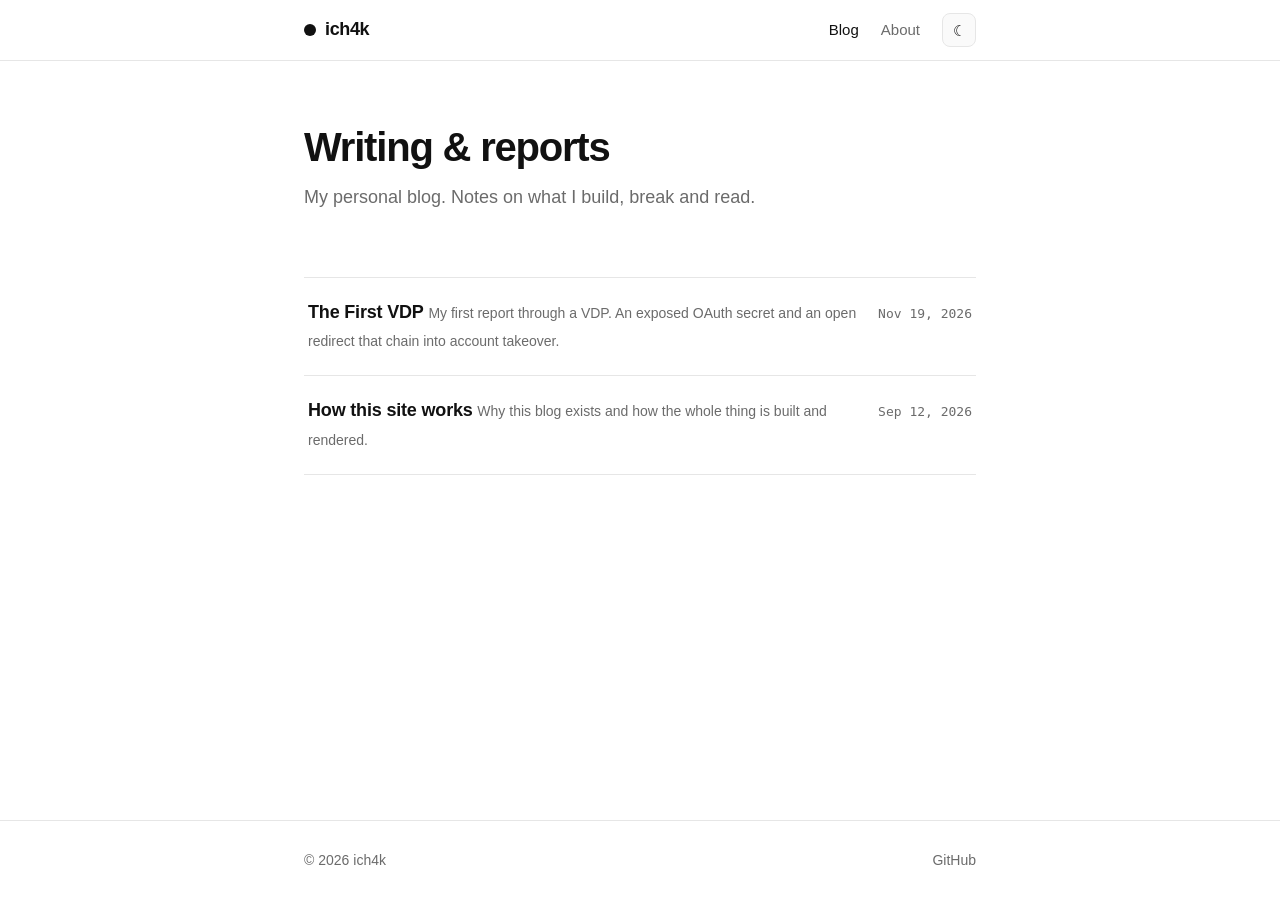
<file: index.html>
<!doctype html>
<html lang="en">
<head>
  <meta charset="utf-8" />
  <meta name="viewport" content="width=device-width, initial-scale=1" />
  <meta http-equiv="Content-Security-Policy" content="default-src 'none'; script-src 'self'; style-src 'self'; img-src 'self' https: data:; font-src 'self'; connect-src 'self'; manifest-src 'self'; base-uri 'none'; form-action 'none'; object-src 'none'" />
  <meta name="referrer" content="no-referrer" />
  <title>Blog · ich4k</title>
  <meta name="description" content="My personal blog. Notes, reports and things I'm working on." />
  <link rel="icon" href="/assets/favicon.svg" type="image/svg+xml" />
  <link rel="stylesheet" href="assets/style.css" />
  <script src="assets/theme.js"></script>
</head>
<body>
  <header class="site">
    <nav class="nav">
      <a class="brand" href="index.html"><span class="dot"></span>ich4k</a>
      <a class="link active" href="index.html">Blog</a>
      <a class="link" href="about.html">About</a>
      <button id="theme-toggle" class="theme-toggle" aria-label="Toggle theme">☾</button>
    </nav>
  </header>

  <main class="wrap">
    <section class="hero">
      <h1>Writing &amp; reports</h1>
      <p>My personal blog. Notes on what I build, break and read.</p>
    </section>

    <ul class="posts" id="post-list">
      <!--POSTS:START-->
        <li>
          <a href="posts/the_first_vdp/">
            <span>
              <span class="title">The First VDP</span>
              <span class="desc">My first report through a VDP. An exposed OAuth secret and an open redirect that chain into account takeover.</span>
            </span>
            <span class="date">Nov 19, 2026</span>
          </a>
        </li>
        <li>
          <a href="posts/how_this_site_works/">
            <span>
              <span class="title">How this site works</span>
              <span class="desc">Why this blog exists and how the whole thing is built and rendered.</span>
            </span>
            <span class="date">Sep 12, 2026</span>
          </a>
        </li>
        <!--POSTS:END-->
    </ul>
  </main>

  <footer class="site">
    <div class="wrap">
      <span>© <span id="year"></span> ich4k</span>
      <a href="https://github.com/1ch4k" target="_blank" rel="noopener noreferrer">GitHub</a>
    </div>
  </footer>

  <script src="assets/app.js"></script>
</body>
</html>
</file>
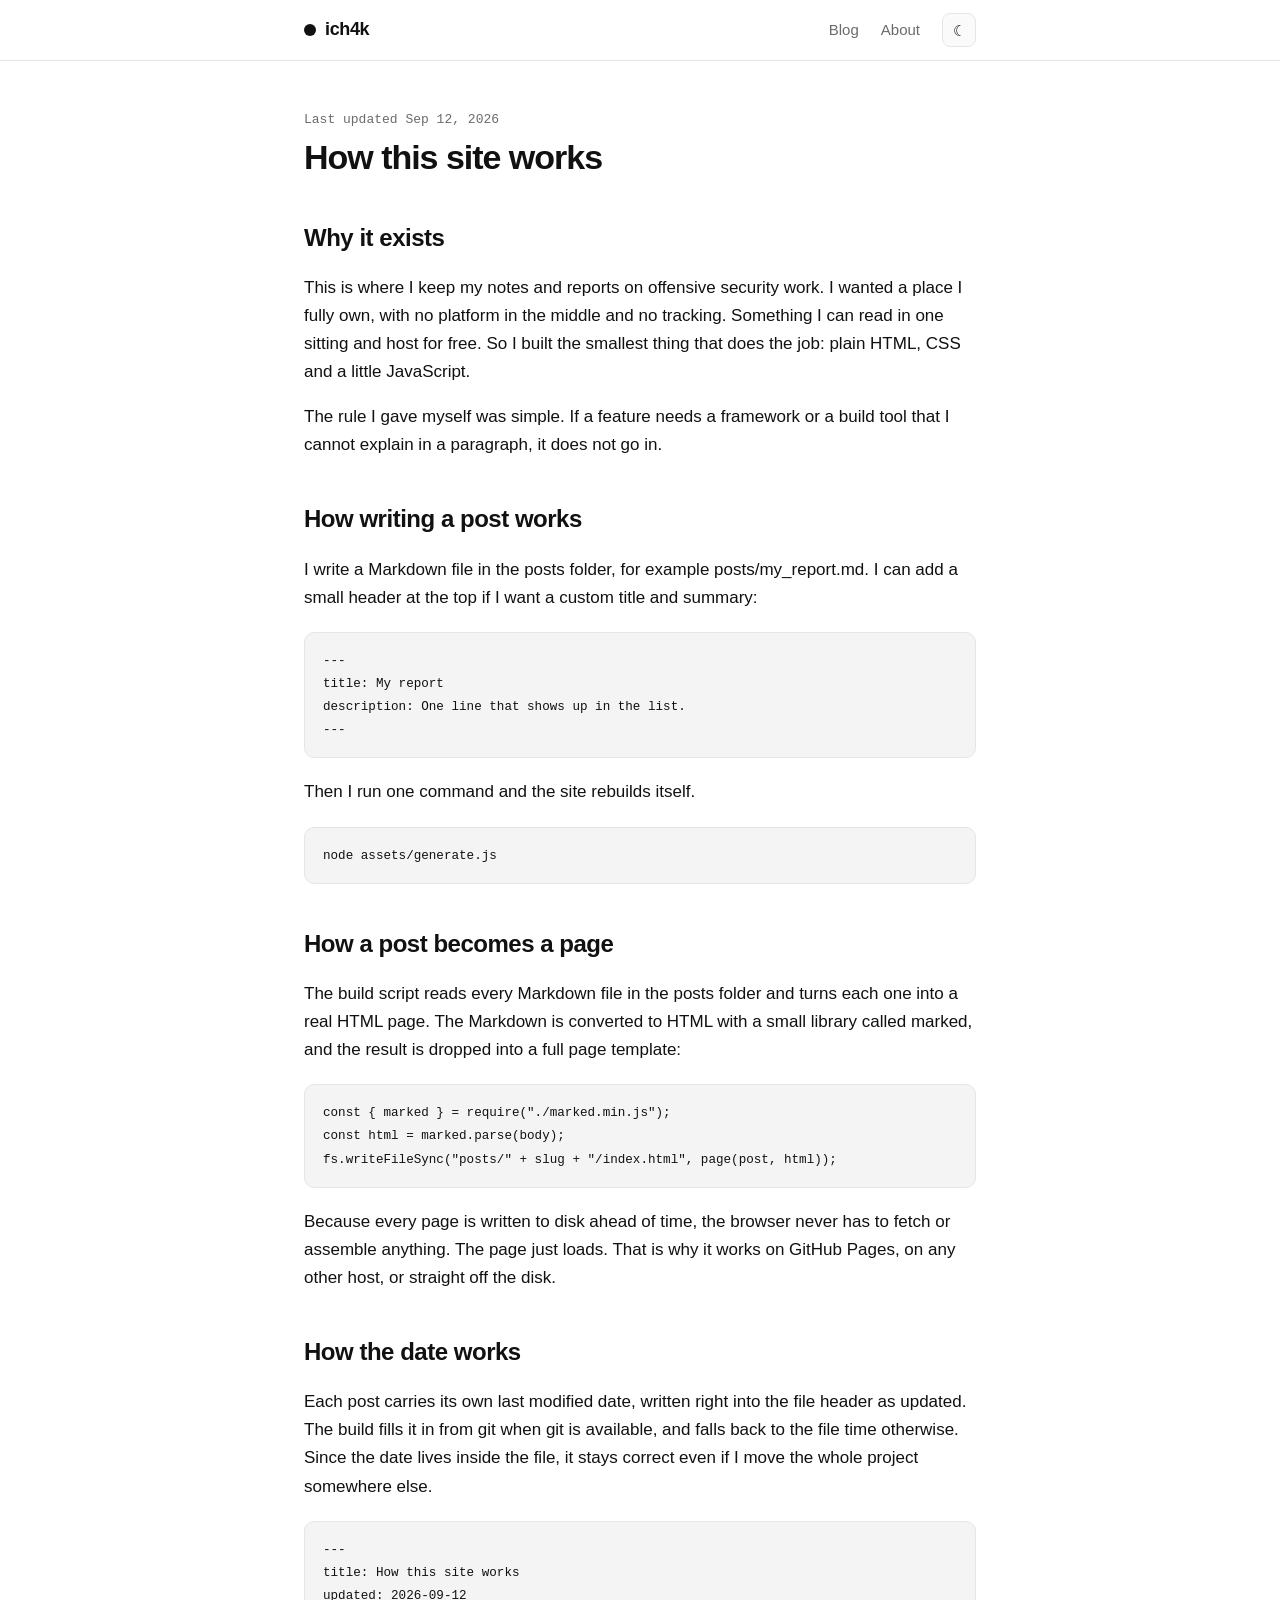
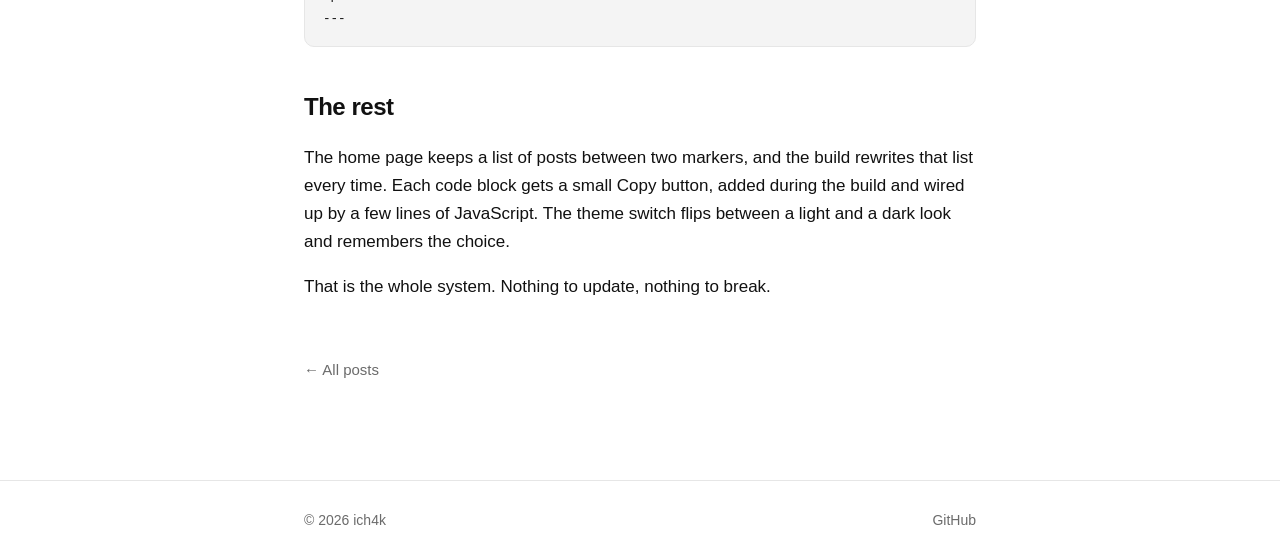
<file: posts/how_this_site_works/index.html>
<!doctype html>
<html lang="en">
<head>
  <meta charset="utf-8" />
  <meta name="viewport" content="width=device-width, initial-scale=1" />
  <meta http-equiv="Content-Security-Policy" content="default-src 'none'; script-src 'self'; style-src 'self'; img-src 'self' https: data:; font-src 'self'; connect-src 'self'; manifest-src 'self'; base-uri 'none'; form-action 'none'; object-src 'none'" />
  <meta name="referrer" content="no-referrer" />
  <title>How this site works · ich4k</title>
  <meta name="description" content="Why this blog exists and how the whole thing is built and rendered." />
  <link rel="icon" href="/assets/favicon.svg" type="image/svg+xml" />
  <link rel="stylesheet" href="../../assets/style.css" />
  <script src="../../assets/theme.js"></script>
</head>
<body>
  <header class="site">
    <nav class="nav">
      <a class="brand" href="../../index.html"><span class="dot"></span>ich4k</a>
      <a class="link" href="../../index.html">Blog</a>
      <a class="link" href="../../about.html">About</a>
      <button id="theme-toggle" class="theme-toggle" aria-label="Toggle theme">☾</button>
    </nav>
  </header>

  <main class="wrap">
    <article>
      <div class="post-meta">Last updated Sep 12, 2026</div>
      <h1>How this site works</h1>
      <h2>Why it exists</h2>
<p>This is where I keep my notes and reports on offensive security work. I wanted a
place I fully own, with no platform in the middle and no tracking. Something I can
read in one sitting and host for free. So I built the smallest thing that does the
job: plain HTML, CSS and a little JavaScript.</p>
<p>The rule I gave myself was simple. If a feature needs a framework or a build tool
that I cannot explain in a paragraph, it does not go in.</p>
<h2>How writing a post works</h2>
<p>I write a Markdown file in the posts folder, for example posts/my_report.md. I can
add a small header at the top if I want a custom title and summary:</p>
<div class="code-block"><button class="copy-btn" type="button" aria-label="Copy code">Copy</button><pre><code class="language-yaml">---
title: My report
description: One line that shows up in the list.
---</code></pre></div>
<p>Then I run one command and the site rebuilds itself.</p>
<div class="code-block"><button class="copy-btn" type="button" aria-label="Copy code">Copy</button><pre><code class="language-bash">node assets/generate.js</code></pre></div>
<h2>How a post becomes a page</h2>
<p>The build script reads every Markdown file in the posts folder and turns each one
into a real HTML page. The Markdown is converted to HTML with a small library
called marked, and the result is dropped into a full page template:</p>
<div class="code-block"><button class="copy-btn" type="button" aria-label="Copy code">Copy</button><pre><code class="language-js">const { marked } = require(&quot;./marked.min.js&quot;);
const html = marked.parse(body);
fs.writeFileSync(&quot;posts/&quot; + slug + &quot;/index.html&quot;, page(post, html));</code></pre></div>
<p>Because every page is written to disk ahead of time, the browser never has to
fetch or assemble anything. The page just loads. That is why it works on GitHub
Pages, on any other host, or straight off the disk.</p>
<h2>How the date works</h2>
<p>Each post carries its own last modified date, written right into the file header
as updated. The build fills it in from git when git is available, and falls back
to the file time otherwise. Since the date lives inside the file, it stays correct
even if I move the whole project somewhere else.</p>
<div class="code-block"><button class="copy-btn" type="button" aria-label="Copy code">Copy</button><pre><code class="language-yaml">---
title: How this site works
updated: 2026-09-12
---</code></pre></div>
<h2>The rest</h2>
<p>The home page keeps a list of posts between two markers, and the build rewrites
that list every time. Each code block gets a small Copy button, added during the
build and wired up by a few lines of JavaScript. The theme switch flips between a
light and a dark look and remembers the choice.</p>
<p>That is the whole system. Nothing to update, nothing to break.</p>

      <a class="back" href="../../index.html">← All posts</a>
    </article>
  </main>

  <footer class="site">
    <div class="wrap">
      <span>© 2026 ich4k</span>
      <a href="https://github.com/1ch4k" target="_blank" rel="noopener noreferrer">GitHub</a>
    </div>
  </footer>

  <script src="../../assets/app.js"></script>
</body>
</html>
</file>
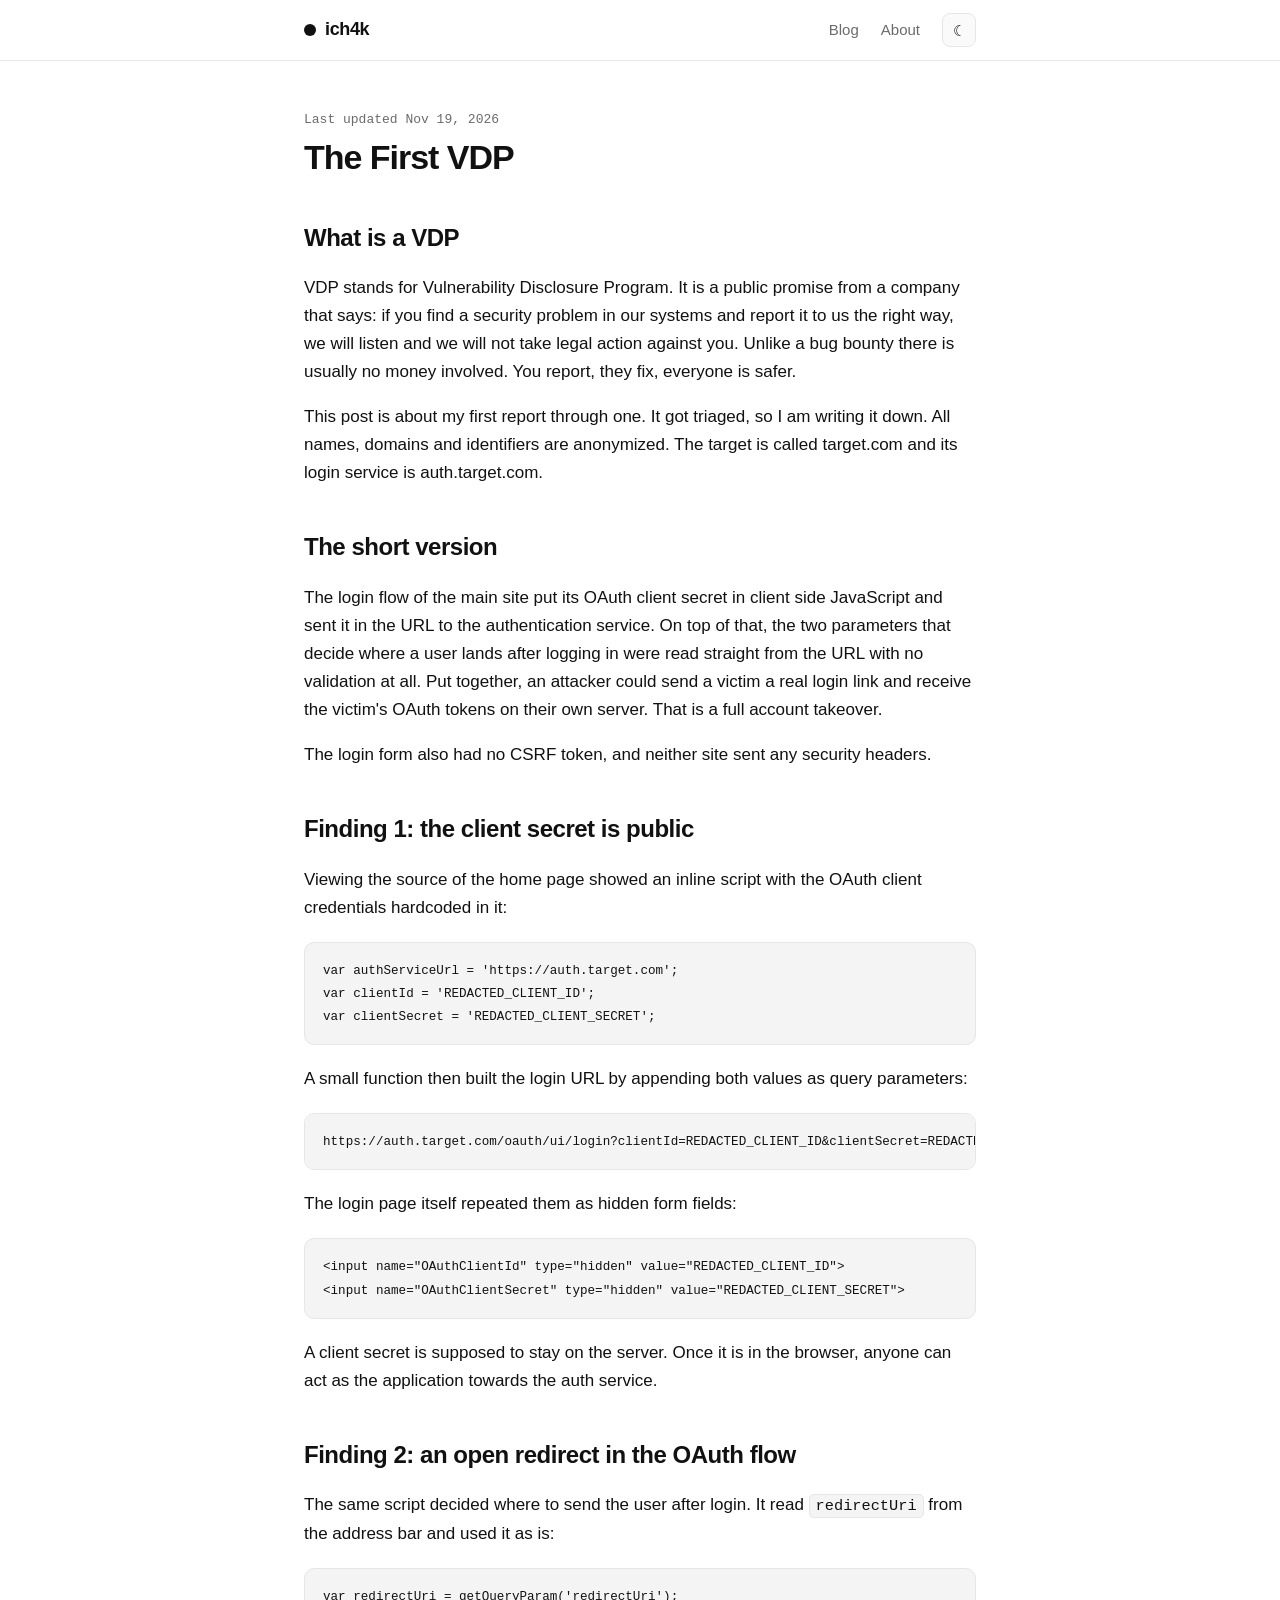
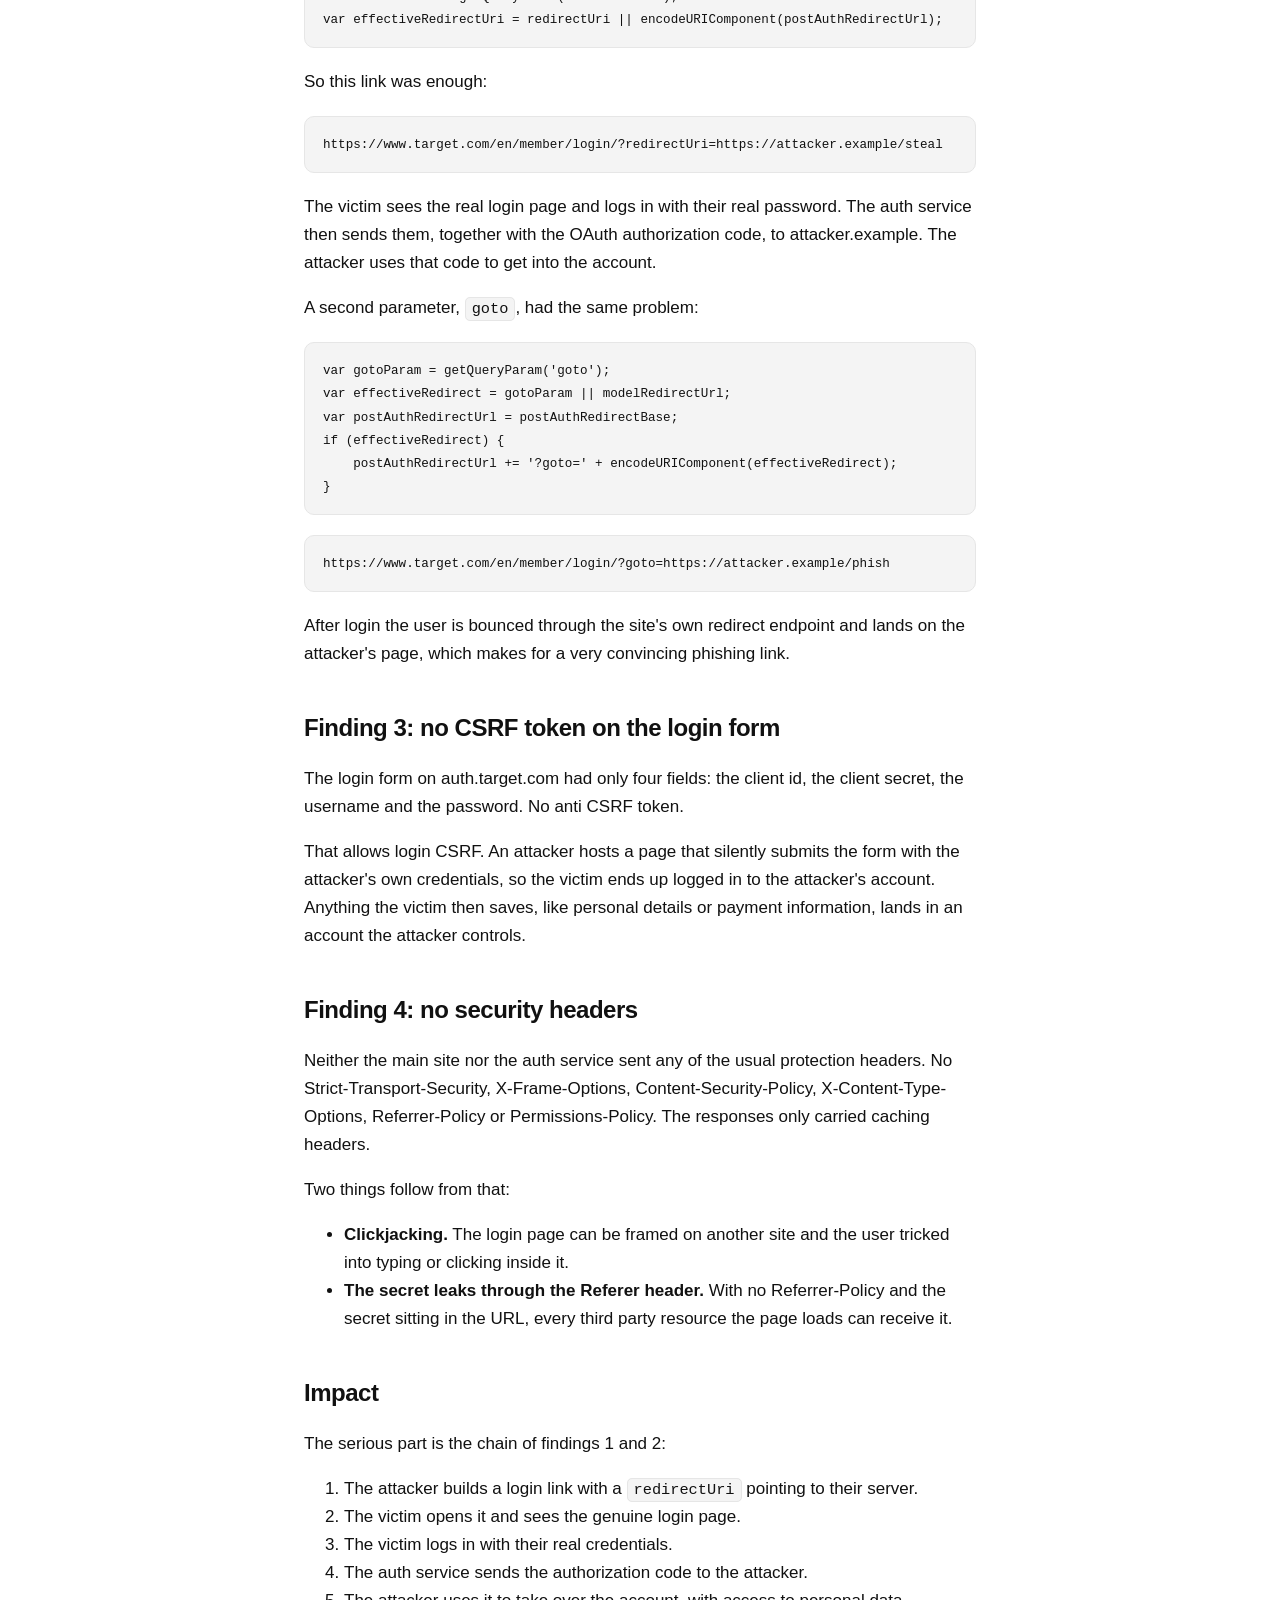
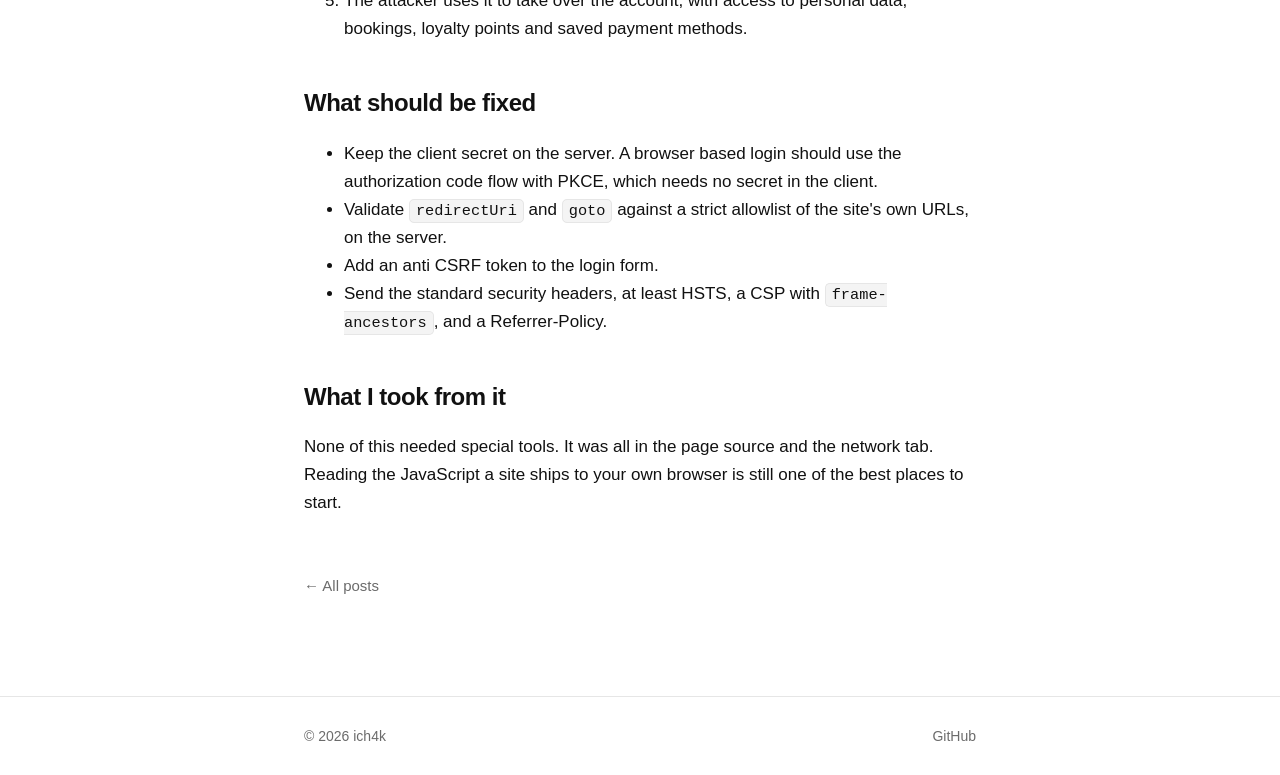
<file: posts/the_first_vdp/index.html>
<!doctype html>
<html lang="en">
<head>
  <meta charset="utf-8" />
  <meta name="viewport" content="width=device-width, initial-scale=1" />
  <meta http-equiv="Content-Security-Policy" content="default-src 'none'; script-src 'self'; style-src 'self'; img-src 'self' https: data:; font-src 'self'; connect-src 'self'; manifest-src 'self'; base-uri 'none'; form-action 'none'; object-src 'none'" />
  <meta name="referrer" content="no-referrer" />
  <title>The First VDP · ich4k</title>
  <meta name="description" content="My first report through a VDP. An exposed OAuth secret and an open redirect that chain into account takeover." />
  <link rel="icon" href="/assets/favicon.svg" type="image/svg+xml" />
  <link rel="stylesheet" href="../../assets/style.css" />
  <script src="../../assets/theme.js"></script>
</head>
<body>
  <header class="site">
    <nav class="nav">
      <a class="brand" href="../../index.html"><span class="dot"></span>ich4k</a>
      <a class="link" href="../../index.html">Blog</a>
      <a class="link" href="../../about.html">About</a>
      <button id="theme-toggle" class="theme-toggle" aria-label="Toggle theme">☾</button>
    </nav>
  </header>

  <main class="wrap">
    <article>
      <div class="post-meta">Last updated Nov 19, 2026</div>
      <h1>The First VDP</h1>
      <h2>What is a VDP</h2>
<p>VDP stands for Vulnerability Disclosure Program. It is a public promise from a
company that says: if you find a security problem in our systems and report it
to us the right way, we will listen and we will not take legal action against
you. Unlike a bug bounty there is usually no money involved. You report, they
fix, everyone is safer.</p>
<p>This post is about my first report through one. It got triaged, so I am writing
it down. All names, domains and identifiers are anonymized. The target is called
target.com and its login service is auth.target.com.</p>
<h2>The short version</h2>
<p>The login flow of the main site put its OAuth client secret in client side
JavaScript and sent it in the URL to the authentication service. On top of
that, the two parameters that decide where a user lands after logging in were
read straight from the URL with no validation at all. Put together, an attacker
could send a victim a real login link and receive the victim&#39;s OAuth tokens on
their own server. That is a full account takeover.</p>
<p>The login form also had no CSRF token, and neither site sent any security
headers.</p>
<h2>Finding 1: the client secret is public</h2>
<p>Viewing the source of the home page showed an inline script with the OAuth
client credentials hardcoded in it:</p>
<div class="code-block"><button class="copy-btn" type="button" aria-label="Copy code">Copy</button><pre><code class="language-js">var authServiceUrl = &#39;https://auth.target.com&#39;;
var clientId = &#39;REDACTED_CLIENT_ID&#39;;
var clientSecret = &#39;REDACTED_CLIENT_SECRET&#39;;</code></pre></div>
<p>A small function then built the login URL by appending both values as query
parameters:</p>
<div class="code-block"><button class="copy-btn" type="button" aria-label="Copy code">Copy</button><pre><code class="language-text">https://auth.target.com/oauth/ui/login?clientId=REDACTED_CLIENT_ID&amp;clientSecret=REDACTED_CLIENT_SECRET&amp;lang=en</code></pre></div>
<p>The login page itself repeated them as hidden form fields:</p>
<div class="code-block"><button class="copy-btn" type="button" aria-label="Copy code">Copy</button><pre><code class="language-html">&lt;input name=&quot;OAuthClientId&quot; type=&quot;hidden&quot; value=&quot;REDACTED_CLIENT_ID&quot;&gt;
&lt;input name=&quot;OAuthClientSecret&quot; type=&quot;hidden&quot; value=&quot;REDACTED_CLIENT_SECRET&quot;&gt;</code></pre></div>
<p>A client secret is supposed to stay on the server. Once it is in the browser,
anyone can act as the application towards the auth service.</p>
<h2>Finding 2: an open redirect in the OAuth flow</h2>
<p>The same script decided where to send the user after login. It read
<code>redirectUri</code> from the address bar and used it as is:</p>
<div class="code-block"><button class="copy-btn" type="button" aria-label="Copy code">Copy</button><pre><code class="language-js">var redirectUri = getQueryParam(&#39;redirectUri&#39;);
var effectiveRedirectUri = redirectUri || encodeURIComponent(postAuthRedirectUrl);</code></pre></div>
<p>So this link was enough:</p>
<div class="code-block"><button class="copy-btn" type="button" aria-label="Copy code">Copy</button><pre><code class="language-text">https://www.target.com/en/member/login/?redirectUri=https://attacker.example/steal</code></pre></div>
<p>The victim sees the real login page and logs in with their real password. The
auth service then sends them, together with the OAuth authorization code, to
attacker.example. The attacker uses that code to get into the account.</p>
<p>A second parameter, <code>goto</code>, had the same problem:</p>
<div class="code-block"><button class="copy-btn" type="button" aria-label="Copy code">Copy</button><pre><code class="language-js">var gotoParam = getQueryParam(&#39;goto&#39;);
var effectiveRedirect = gotoParam || modelRedirectUrl;
var postAuthRedirectUrl = postAuthRedirectBase;
if (effectiveRedirect) {
    postAuthRedirectUrl += &#39;?goto=&#39; + encodeURIComponent(effectiveRedirect);
}</code></pre></div>
<div class="code-block"><button class="copy-btn" type="button" aria-label="Copy code">Copy</button><pre><code class="language-text">https://www.target.com/en/member/login/?goto=https://attacker.example/phish</code></pre></div>
<p>After login the user is bounced through the site&#39;s own redirect endpoint and
lands on the attacker&#39;s page, which makes for a very convincing phishing link.</p>
<h2>Finding 3: no CSRF token on the login form</h2>
<p>The login form on auth.target.com had only four fields: the client id, the
client secret, the username and the password. No anti CSRF token.</p>
<p>That allows login CSRF. An attacker hosts a page that silently submits the form
with the attacker&#39;s own credentials, so the victim ends up logged in to the
attacker&#39;s account. Anything the victim then saves, like personal details or
payment information, lands in an account the attacker controls.</p>
<h2>Finding 4: no security headers</h2>
<p>Neither the main site nor the auth service sent any of the usual protection
headers. No Strict-Transport-Security, X-Frame-Options, Content-Security-Policy,
X-Content-Type-Options, Referrer-Policy or Permissions-Policy. The responses
only carried caching headers.</p>
<p>Two things follow from that:</p>
<ul>
<li><strong>Clickjacking.</strong> The login page can be framed on another site and the user
tricked into typing or clicking inside it.</li>
<li><strong>The secret leaks through the Referer header.</strong> With no Referrer-Policy and
the secret sitting in the URL, every third party resource the page loads can
receive it.</li>
</ul>
<h2>Impact</h2>
<p>The serious part is the chain of findings 1 and 2:</p>
<ol>
<li>The attacker builds a login link with a <code>redirectUri</code> pointing to their server.</li>
<li>The victim opens it and sees the genuine login page.</li>
<li>The victim logs in with their real credentials.</li>
<li>The auth service sends the authorization code to the attacker.</li>
<li>The attacker uses it to take over the account, with access to personal data,
bookings, loyalty points and saved payment methods.</li>
</ol>
<h2>What should be fixed</h2>
<ul>
<li>Keep the client secret on the server. A browser based login should use the
authorization code flow with PKCE, which needs no secret in the client.</li>
<li>Validate <code>redirectUri</code> and <code>goto</code> against a strict allowlist of the site&#39;s own
URLs, on the server.</li>
<li>Add an anti CSRF token to the login form.</li>
<li>Send the standard security headers, at least HSTS, a CSP with
<code>frame-ancestors</code>, and a Referrer-Policy.</li>
</ul>
<h2>What I took from it</h2>
<p>None of this needed special tools. It was all in the page source and the
network tab. Reading the JavaScript a site ships to your own browser is still
one of the best places to start.</p>

      <a class="back" href="../../index.html">← All posts</a>
    </article>
  </main>

  <footer class="site">
    <div class="wrap">
      <span>© 2026 ich4k</span>
      <a href="https://github.com/1ch4k" target="_blank" rel="noopener noreferrer">GitHub</a>
    </div>
  </footer>

  <script src="../../assets/app.js"></script>
</body>
</html>
</file>
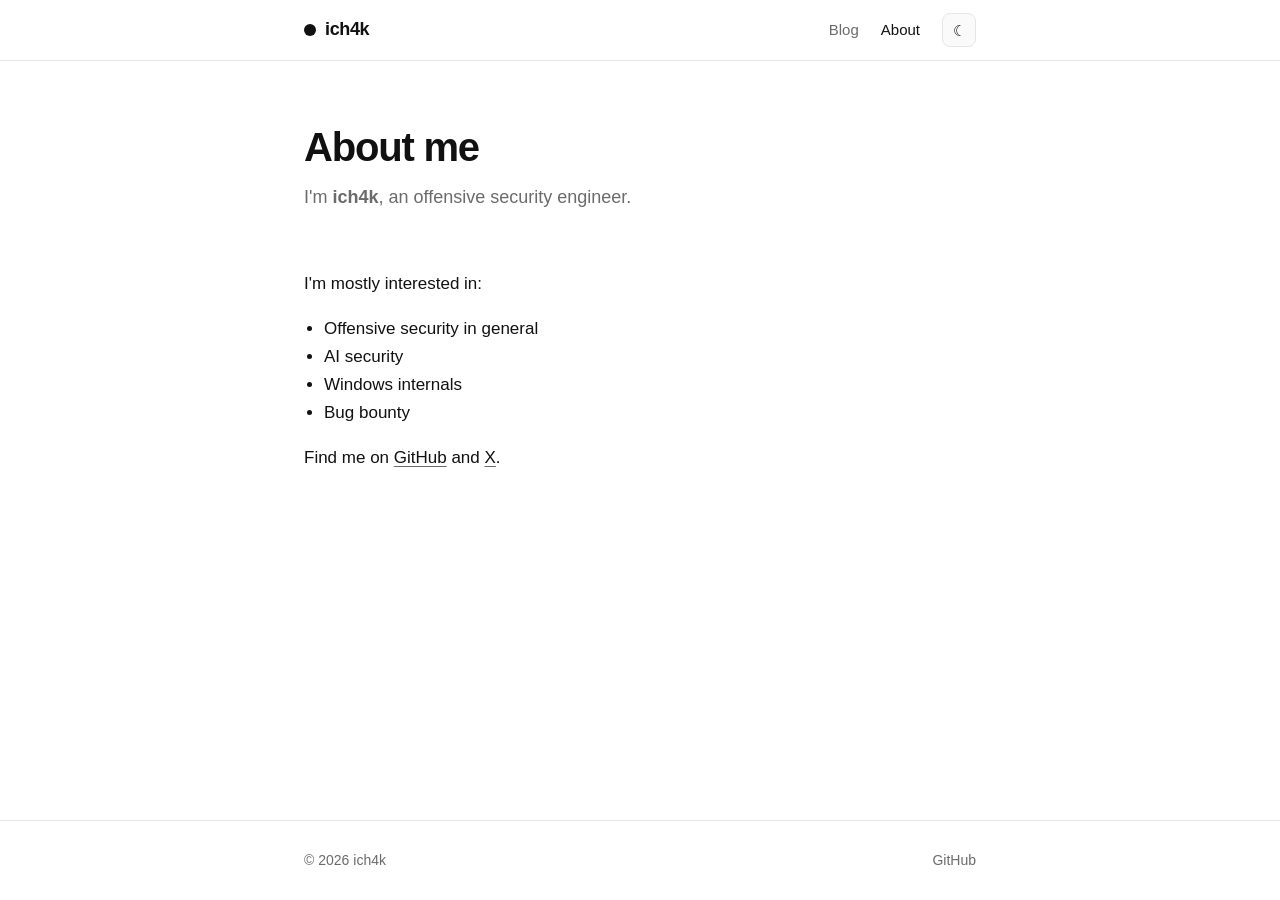
<file: about.html>
<!doctype html>
<html lang="en">
<head>
  <meta charset="utf-8" />
  <meta name="viewport" content="width=device-width, initial-scale=1" />
  <meta http-equiv="Content-Security-Policy" content="default-src 'none'; script-src 'self'; style-src 'self'; img-src 'self' https: data:; font-src 'self'; connect-src 'self'; manifest-src 'self'; base-uri 'none'; form-action 'none'; object-src 'none'" />
  <meta name="referrer" content="no-referrer" />
  <title>About · ich4k</title>
  <link rel="icon" href="/assets/favicon.svg" type="image/svg+xml" />
  <link rel="stylesheet" href="assets/style.css" />
  <script src="assets/theme.js"></script>
</head>
<body>
  <header class="site">
    <nav class="nav">
      <a class="brand" href="index.html"><span class="dot"></span>ich4k</a>
      <a class="link" href="index.html">Blog</a>
      <a class="link active" href="about.html">About</a>
      <button id="theme-toggle" class="theme-toggle" aria-label="Toggle theme">☾</button>
    </nav>
  </header>

  <main class="wrap">
    <section class="hero">
      <h1>About me</h1>
      <p>I'm <strong>ich4k</strong>, an offensive security engineer.</p>
    </section>

    <section class="about">
      <p>I'm mostly interested in:</p>
      <ul>
        <li>Offensive security in general</li>
        <li>AI security</li>
        <li>Windows internals</li>
        <li>Bug bounty</li>
      </ul>
      <p>
        Find me on <a href="https://github.com/1ch4k" target="_blank" rel="noopener noreferrer">GitHub</a>
        and <a href="https://x.com/ich4k_" target="_blank" rel="noopener noreferrer">X</a>.
      </p>
    </section>
  </main>

  <footer class="site">
    <div class="wrap">
      <span>© <span id="year"></span> ich4k</span>
      <a href="https://github.com/1ch4k" target="_blank" rel="noopener noreferrer">GitHub</a>
    </div>
  </footer>

  <script src="assets/app.js"></script>
</body>
</html>
</file>
<file: assets/style.css>
/* ---- Theme tokens ---------------------------------------------------- */
:root {
  --bg:        #ffffff;
  --fg:        #111111;
  --muted:     #6b6b6b;
  --border:    #e6e6e6;
  --card:      #fafafa;
  --accent:    #111111;
  --code-bg:   #f4f4f4;
  --max:       720px;
  --mono: ui-monospace, "SF Mono", "JetBrains Mono", Menlo, Consolas, monospace;
  --sans: -apple-system, BlinkMacSystemFont, "Segoe UI", Roboto, Helvetica, Arial, sans-serif;
}
:root[data-theme="dark"] {
  --bg:      #0a0a0a;
  --fg:      #f2f2f2;
  --muted:   #9a9a9a;
  --border:  #262626;
  --card:    #141414;
  --accent:  #f2f2f2;
  --code-bg: #161616;
}

* { box-sizing: border-box; }

html { -webkit-text-size-adjust: 100%; }

body {
  margin: 0;
  background: var(--bg);
  color: var(--fg);
  font-family: var(--sans);
  line-height: 1.65;
  font-size: 17px;
  transition: background .2s ease, color .2s ease;
  min-height: 100vh;
  display: grid;
  grid-template-rows: auto 1fr auto;
}

a, a:visited { color: var(--fg); text-underline-offset: 3px; text-decoration-color: var(--muted); }
a:hover { text-decoration-color: var(--fg); }

.wrap { width: 100%; max-width: var(--max); margin: 0 auto; padding: 0 24px; }

/* ---- Header ---------------------------------------------------------- */
header.site {
  border-bottom: 1px solid var(--border);
  position: sticky; top: 0;
  background: color-mix(in srgb, var(--bg) 88%, transparent);
  backdrop-filter: saturate(180%) blur(8px);
  z-index: 10;
}
.nav {
  display: flex; align-items: center; gap: 22px;
  height: 60px; max-width: var(--max); margin: 0 auto; padding: 0 24px;
}
.brand {
  font-weight: 700; letter-spacing: -.02em; font-size: 18px;
  text-decoration: none; color: var(--fg); margin-right: auto;
  display: inline-flex; align-items: center; gap: 9px;
}
.brand .dot {
  width: 12px; height: 12px; border-radius: 50%;
  background: var(--fg); display: inline-block;
}
.nav a.link {
  text-decoration: none; color: var(--muted); font-size: 15px; font-weight: 500;
}
.nav a.link:hover, .nav a.link.active { color: var(--fg); }

.theme-toggle {
  border: 1px solid var(--border); background: var(--card); color: var(--fg);
  width: 34px; height: 34px; border-radius: 8px; cursor: pointer;
  display: inline-flex; align-items: center; justify-content: center;
  font-size: 15px; line-height: 1;
}
.theme-toggle:hover { border-color: var(--fg); }

/* ---- Hero / intro ---------------------------------------------------- */
.hero { padding: 64px 0 40px; }
.hero h1 { font-size: 40px; line-height: 1.1; letter-spacing: -.03em; margin: 0 0 14px; }
.hero p  { color: var(--muted); font-size: 18px; margin: 0; }

/* ---- Post list ------------------------------------------------------- */
.posts { list-style: none; padding: 0; margin: 24px 0 80px; }
.posts li { border-top: 1px solid var(--border); }
.posts li:last-child { border-bottom: 1px solid var(--border); }
.posts a {
  display: flex; align-items: baseline; gap: 16px; justify-content: space-between;
  padding: 20px 4px; text-decoration: none; color: var(--fg);
}
.posts a:hover { background: var(--card); }
.posts .title { font-weight: 600; font-size: 18px; letter-spacing: -.01em; }
.posts .desc  { color: var(--muted); font-size: 14px; margin-top: 4px; font-weight: 400; }
.posts .date  {
  color: var(--muted); font-family: var(--mono); font-size: 13px;
  white-space: nowrap; flex-shrink: 0;
}
.empty { color: var(--muted); padding: 40px 0; }

/* ---- Article --------------------------------------------------------- */
article { padding: 48px 0 96px; }
.post-meta { color: var(--muted); font-family: var(--mono); font-size: 13px; margin-bottom: 8px; }
article h1 { font-size: 34px; line-height: 1.15; letter-spacing: -.03em; margin: 0 0 28px; }
article h2 { font-size: 24px; letter-spacing: -.02em; margin: 40px 0 14px; }
article h3 { font-size: 19px; margin: 30px 0 10px; }
article p, article li { font-size: 17px; }
article a { color: var(--fg); text-underline-offset: 3px; }
article img { border-radius: 10px; border: 1px solid var(--border); }
article blockquote {
  margin: 24px 0; padding: 4px 20px; border-left: 3px solid var(--border);
  color: var(--muted);
}
article hr { border: 0; border-top: 1px solid var(--border); margin: 40px 0; }
article pre {
  background: var(--code-bg); border: 1px solid var(--border);
  border-radius: 10px; padding: 16px 18px; overflow-x: auto; font-size: 14px;
}
article code { font-family: var(--mono); font-size: .9em; }
article :not(pre) > code {
  background: var(--code-bg); padding: 2px 6px; border-radius: 5px;
  border: 1px solid var(--border);
}
article table { border-collapse: collapse; width: 100%; margin: 20px 0; font-size: 15px; }
article th, article td { border: 1px solid var(--border); padding: 8px 12px; text-align: left; }

.back { display: inline-block; margin: 40px 0 0; color: var(--muted); text-decoration: none; font-size: 15px; }
.back:hover { color: var(--fg); }

/* ---- About ----------------------------------------------------------- */
.about { padding: 0 0 96px; }
.about p { color: var(--fg); }
.about ul { padding-left: 20px; }

/* ---- Footer ---------------------------------------------------------- */
footer.site {
  border-top: 1px solid var(--border); color: var(--muted);
  font-size: 14px; padding: 28px 0; margin-top: auto;
}
footer.site .wrap { display: flex; justify-content: space-between; gap: 16px; flex-wrap: wrap; }
footer.site a { color: var(--muted); text-decoration: none; }
footer.site a:hover { color: var(--fg); }

@media (max-width: 600px) {
  .hero h1 { font-size: 32px; }
  .posts a { flex-direction: column; gap: 4px; }
}

/* ---- Code block + copy button --------------------------------------- */
.code-block { position: relative; margin: 20px 0; }
.code-block pre { margin: 0; }
.copy-btn {
  position: absolute; top: 8px; right: 8px;
  font-family: var(--sans); font-size: 12px; line-height: 1;
  padding: 6px 10px; border-radius: 6px; cursor: pointer;
  color: var(--muted); background: var(--bg);
  border: 1px solid var(--border);
  opacity: 0; transition: opacity .15s ease, color .15s ease, border-color .15s ease;
}
.code-block:hover .copy-btn, .copy-btn:focus-visible { opacity: 1; }
.copy-btn:hover { color: var(--fg); border-color: var(--fg); }
.copy-btn.copied { color: var(--fg); border-color: var(--fg); }
@media (hover: none) { .copy-btn { opacity: 1; } }  /* always show on touch */
</file>
